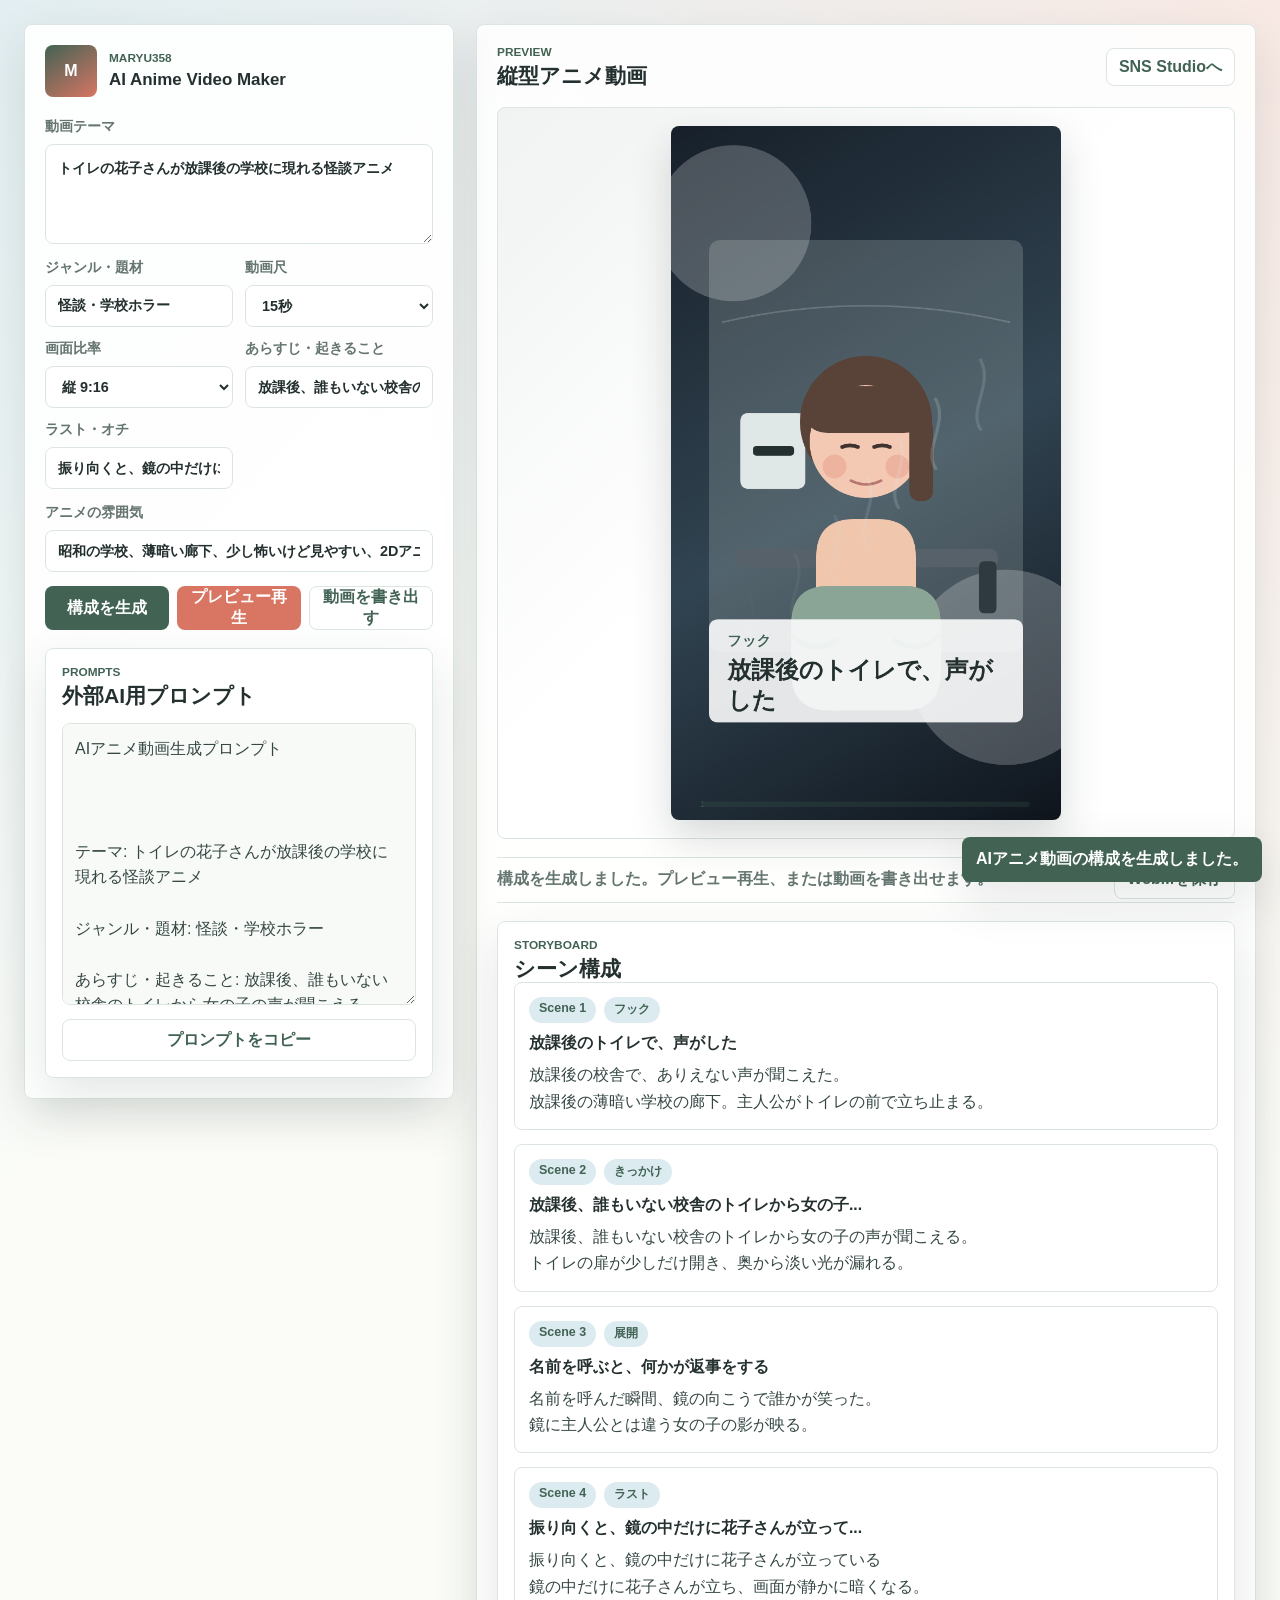
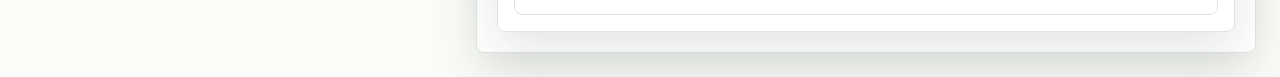
<file: ai_video_maker.html>
<!doctype html>
<html lang="ja">
  <head>
    <meta charset="utf-8">
    <meta name="viewport" content="width=device-width, initial-scale=1">
    <title>maryu358 AI Anime Video Maker</title>
    <link rel="stylesheet" href="ai_video_maker.css">
  </head>
  <body>
    <main class="maker-shell">
      <section class="control-panel">
        <div class="brand-lockup">
          <div class="brand-mark" aria-hidden="true">M</div>
          <div>
            <p class="eyebrow">maryu358</p>
            <h1>AI Anime Video Maker</h1>
          </div>
        </div>

        <form id="videoForm" class="maker-form">
          <label>
            <span>動画テーマ</span>
            <textarea id="themeInput" rows="3" placeholder="例: トイレの花子さんが放課後の学校に現れる怪談アニメ">トイレの花子さんが放課後の学校に現れる怪談アニメ</textarea>
          </label>

          <div class="form-grid">
            <label>
              <span>ジャンル・題材</span>
              <input id="serviceInput" list="genreOptions" type="text" value="怪談・学校ホラー">
              <datalist id="genreOptions">
                <option value="怪談・学校ホラー"></option>
                <option value="日常系アニメ"></option>
                <option value="ファンタジー冒険"></option>
                <option value="恋愛ショート"></option>
                <option value="ミステリー"></option>
                <option value="コメディ"></option>
              </datalist>
            </label>

            <label>
              <span>動画尺</span>
              <select id="durationInput">
                <option value="15">15秒</option>
                <option value="30">30秒</option>
                <option value="60">1分</option>
                <option value="120">2分</option>
                <option value="180">3分</option>
                <option value="300">5分</option>
                <option value="600">10分</option>
                <option value="900">15分</option>
                <option value="1800">30分</option>
              </select>
            </label>

            <label>
              <span>画面比率</span>
              <select id="orientationInput">
                <option value="portrait">縦 9:16</option>
                <option value="landscape">横 16:9</option>
              </select>
            </label>

            <label>
              <span>あらすじ・起きること</span>
              <input id="painInput" type="text" value="放課後、誰もいない校舎のトイレから女の子の声が聞こえる">
            </label>

            <label>
              <span>ラスト・オチ</span>
              <input id="ctaInput" type="text" value="振り向くと、鏡の中だけに花子さんが立っている">
            </label>
          </div>

          <label>
            <span>アニメの雰囲気</span>
            <input id="styleInput" type="text" value="昭和の学校、薄暗い廊下、少し怖いけど見やすい、2Dアニメ">
          </label>

          <div class="action-row">
            <button class="primary-button" type="submit">構成を生成</button>
            <button class="secondary-button" id="previewButton" type="button">プレビュー再生</button>
            <button class="ghost-button" id="recordButton" type="button">動画を書き出す</button>
          </div>
        </form>

        <section class="prompt-box" aria-label="生成プロンプト">
          <div class="section-heading">
            <p class="eyebrow">Prompts</p>
            <h2>外部AI用プロンプト</h2>
          </div>
          <textarea id="promptOutput" rows="10" readonly></textarea>
          <button class="ghost-button" id="copyPromptButton" type="button">プロンプトをコピー</button>
        </section>
      </section>

      <section class="preview-panel">
        <div class="preview-header">
          <div>
            <p class="eyebrow">Preview</p>
            <h2>縦型アニメ動画</h2>
          </div>
          <a class="back-link" href="index.html">SNS Studioへ</a>
        </div>

        <div class="stage-wrap">
          <canvas id="videoCanvas" width="720" height="1280" aria-label="動画プレビュー"></canvas>
        </div>

        <div class="status-bar">
          <span id="statusText">構成を生成すると、ここで動画を確認できます。</span>
          <a id="downloadLink" class="download-link" hidden>WebMを保存</a>
        </div>

        <section class="storyboard-panel">
          <div class="section-heading">
            <p class="eyebrow">Storyboard</p>
            <h2>シーン構成</h2>
          </div>
          <div id="storyboardList" class="storyboard-list"></div>
        </section>
      </section>
    </main>

    <script src="ai_video_maker.js"></script>
  </body>
</html>
</file>
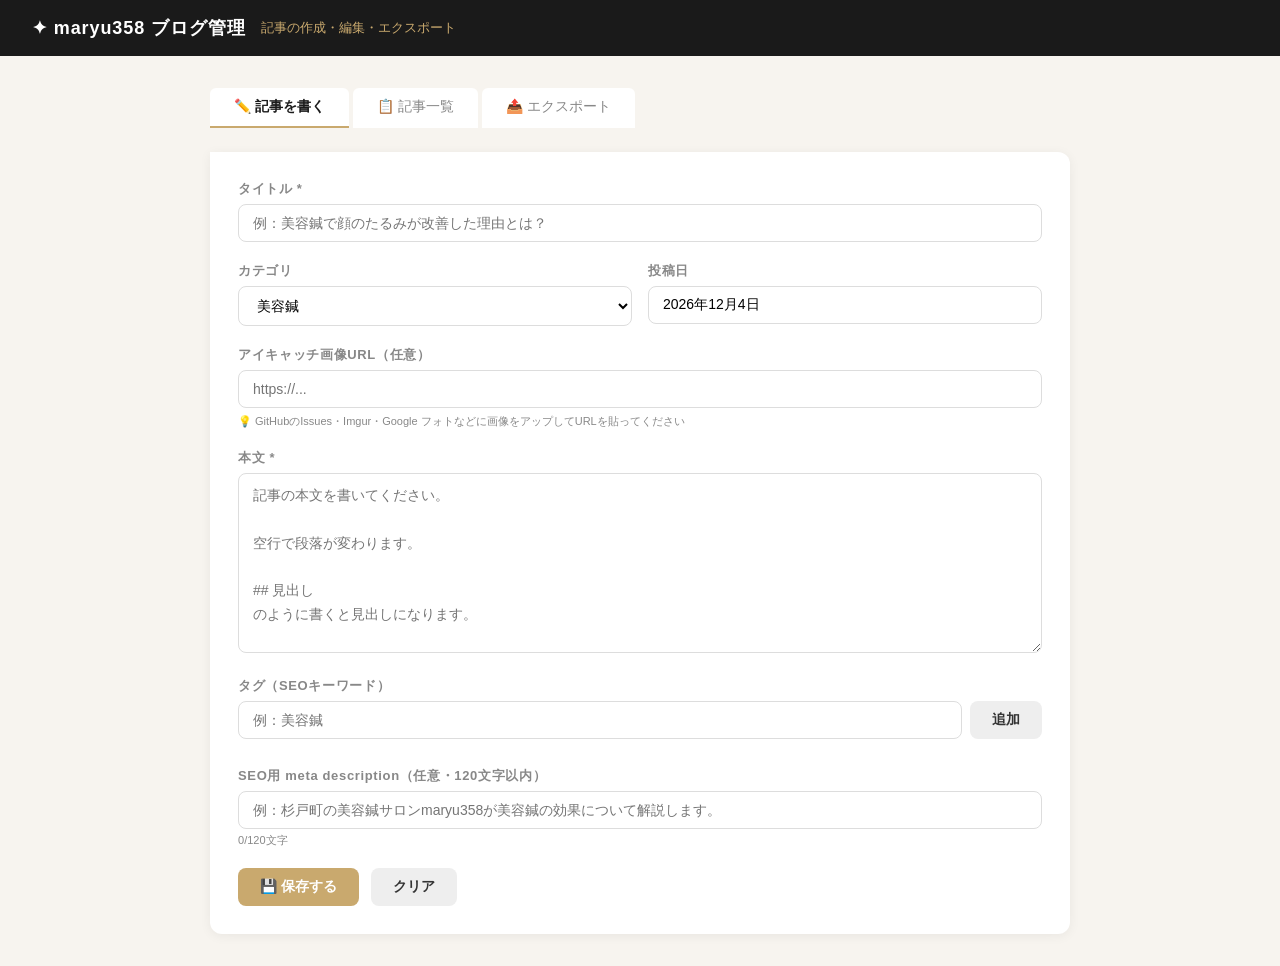
<file: blog-admin.html>
<!DOCTYPE html>
<html lang="ja">
<head>
<meta charset="UTF-8">
<meta name="viewport" content="width=device-width, initial-scale=1.0">
<title>maryu358 ブログ管理画面</title>
<style>
  :root {
    --gold: #c9a96e;
    --dark: #1a1a1a;
    --mid: #2d2d2d;
    --light: #f5f0e8;
    --accent: #e8c87a;
    --text: #333;
    --muted: #888;
    --border: #ddd;
    --danger: #c0392b;
    --success: #27ae60;
  }
  * { box-sizing: border-box; margin: 0; padding: 0; }
  body {
    font-family: 'Hiragino Kaku Gothic ProN', 'Hiragino Sans', Meiryo, sans-serif;
    background: #f7f4ef;
    color: var(--text);
    min-height: 100vh;
  }
  header {
    background: var(--dark);
    color: white;
    padding: 16px 32px;
    display: flex;
    align-items: center;
    gap: 16px;
  }
  header h1 { font-size: 18px; font-weight: 600; letter-spacing: 0.05em; }
  header span { color: var(--gold); font-size: 13px; }
  .container { max-width: 900px; margin: 0 auto; padding: 32px 20px; }

  /* タブ */
  .tabs { display: flex; gap: 4px; margin-bottom: 24px; }
  .tab-btn {
    padding: 10px 24px;
    border: none;
    background: white;
    border-radius: 6px 6px 0 0;
    cursor: pointer;
    font-size: 14px;
    color: var(--muted);
    border-bottom: 2px solid transparent;
    transition: all 0.2s;
  }
  .tab-btn.active { color: var(--dark); border-bottom: 2px solid var(--gold); font-weight: 600; }
  .tab-content { display: none; }
  .tab-content.active { display: block; }

  /* フォーム */
  .card {
    background: white;
    border-radius: 0 12px 12px 12px;
    padding: 28px;
    box-shadow: 0 2px 12px rgba(0,0,0,0.06);
  }
  .form-group { margin-bottom: 20px; }
  label { display: block; font-size: 13px; font-weight: 600; color: var(--muted); margin-bottom: 6px; letter-spacing: 0.05em; }
  input[type="text"], input[type="url"], textarea, select {
    width: 100%;
    padding: 10px 14px;
    border: 1px solid var(--border);
    border-radius: 8px;
    font-size: 14px;
    font-family: inherit;
    transition: border-color 0.2s;
    background: white;
  }
  input:focus, textarea:focus, select:focus { outline: none; border-color: var(--gold); }
  textarea { resize: vertical; min-height: 180px; line-height: 1.7; }
  .form-row { display: grid; grid-template-columns: 1fr 1fr; gap: 16px; }

  /* ボタン */
  .btn {
    display: inline-flex; align-items: center; gap: 8px;
    padding: 10px 22px; border: none; border-radius: 8px;
    font-size: 14px; font-weight: 600; cursor: pointer;
    transition: all 0.2s;
  }
  .btn-primary { background: var(--gold); color: white; }
  .btn-primary:hover { background: #b8954f; }
  .btn-danger { background: var(--danger); color: white; }
  .btn-danger:hover { background: #a93226; }
  .btn-secondary { background: #eee; color: var(--text); }
  .btn-secondary:hover { background: #ddd; }
  .btn-export { background: var(--dark); color: white; font-size: 15px; padding: 14px 32px; }
  .btn-export:hover { background: #333; }

  /* 記事一覧 */
  .article-list { display: flex; flex-direction: column; gap: 12px; }
  .article-item {
    background: white;
    border-radius: 10px;
    padding: 18px 20px;
    display: flex;
    align-items: center;
    gap: 16px;
    box-shadow: 0 1px 4px rgba(0,0,0,0.05);
    border: 1px solid var(--border);
  }
  .article-item .thumb {
    width: 64px; height: 64px;
    border-radius: 8px;
    object-fit: cover;
    background: #eee;
    flex-shrink: 0;
    display: flex; align-items: center; justify-content: center;
    font-size: 24px; color: #ccc;
    overflow: hidden;
  }
  .article-item .thumb img { width: 100%; height: 100%; object-fit: cover; }
  .article-item .info { flex: 1; min-width: 0; }
  .article-item .title { font-weight: 600; font-size: 15px; white-space: nowrap; overflow: hidden; text-overflow: ellipsis; }
  .article-item .meta { font-size: 12px; color: var(--muted); margin-top: 4px; }
  .article-item .category-badge {
    font-size: 11px; padding: 2px 10px; border-radius: 20px;
    background: #f0ebe0; color: var(--gold); font-weight: 600;
  }
  .article-actions { display: flex; gap: 8px; }
  .empty-state { text-align: center; padding: 60px 20px; color: var(--muted); font-size: 15px; }

  /* エクスポートセクション */
  .export-section {
    background: white;
    border-radius: 12px;
    padding: 28px;
    box-shadow: 0 2px 12px rgba(0,0,0,0.06);
    margin-top: 24px;
  }
  .export-section h2 { font-size: 16px; margin-bottom: 8px; }
  .export-section p { color: var(--muted); font-size: 13px; margin-bottom: 20px; line-height: 1.6; }

  /* 通知 */
  .toast {
    position: fixed; top: 20px; right: 20px;
    background: var(--dark); color: white;
    padding: 12px 20px; border-radius: 8px;
    font-size: 14px; opacity: 0;
    transition: opacity 0.3s;
    z-index: 9999;
    pointer-events: none;
  }
  .toast.show { opacity: 1; }

  .tag-input-wrap { display: flex; gap: 8px; }
  .tag-input-wrap input { flex: 1; }
  .tags-preview { display: flex; flex-wrap: wrap; gap: 6px; margin-top: 8px; }
  .tag { font-size: 12px; background: #f0ebe0; color: var(--gold); padding: 3px 10px; border-radius: 20px; display: flex; align-items: center; gap: 4px; }
  .tag button { background: none; border: none; cursor: pointer; color: var(--muted); font-size: 13px; line-height: 1; padding: 0; }

  .preview-btn { font-size: 12px; color: var(--gold); text-decoration: underline; cursor: pointer; background: none; border: none; margin-left: 8px; }
  .img-preview { max-width: 200px; max-height: 100px; margin-top: 8px; border-radius: 6px; display: none; }
</style>
</head>
<body>

<header>
  <h1>✦ maryu358 ブログ管理</h1>
  <span>記事の作成・編集・エクスポート</span>
</header>

<div class="container">

  <div class="tabs">
    <button class="tab-btn active" onclick="switchTab('write')">✏️ 記事を書く</button>
    <button class="tab-btn" onclick="switchTab('list')">📋 記事一覧</button>
    <button class="tab-btn" onclick="switchTab('export')">📤 エクスポート</button>
  </div>

  <!-- 記事を書く -->
  <div id="tab-write" class="tab-content active">
    <div class="card">
      <div class="form-group">
        <label>タイトル *</label>
        <input type="text" id="f-title" placeholder="例：美容鍼で顔のたるみが改善した理由とは？">
      </div>
      <div class="form-row">
        <div class="form-group">
          <label>カテゴリ</label>
          <select id="f-category">
            <option value="美容鍼">美容鍼</option>
            <option value="キャビテーション">キャビテーション</option>
            <option value="よもぎ蒸し">よもぎ蒸し</option>
            <option value="鍼治療">鍼治療</option>
            <option value="お知らせ">お知らせ</option>
            <option value="コラム">コラム</option>
          </select>
        </div>
        <div class="form-group">
          <label>投稿日</label>
          <input type="text" id="f-date" placeholder="2025年6月1日">
        </div>
      </div>
      <div class="form-group">
        <label>アイキャッチ画像URL（任意）</label>
        <div style="display:flex;gap:8px;align-items:flex-start;">
          <div style="flex:1">
            <input type="url" id="f-image" placeholder="https://..." oninput="previewImg()">
            <img id="img-preview" class="img-preview" alt="プレビュー">
          </div>
        </div>
        <div style="font-size:11px;color:var(--muted);margin-top:6px;">
          💡 GitHubのIssues・Imgur・Google フォトなどに画像をアップしてURLを貼ってください
        </div>
      </div>
      <div class="form-group">
        <label>本文 *</label>
        <textarea id="f-body" placeholder="記事の本文を書いてください。&#10;&#10;空行で段落が変わります。&#10;&#10;## 見出し&#10;のように書くと見出しになります。"></textarea>
      </div>
      <div class="form-group">
        <label>タグ（SEOキーワード）</label>
        <div class="tag-input-wrap">
          <input type="text" id="f-tag-input" placeholder="例：美容鍼" onkeydown="if(event.key==='Enter'){addTag();event.preventDefault();}">
          <button class="btn btn-secondary" onclick="addTag()">追加</button>
        </div>
        <div class="tags-preview" id="tags-preview"></div>
      </div>
      <div class="form-group">
        <label>SEO用 meta description（任意・120文字以内）</label>
        <input type="text" id="f-desc" placeholder="例：杉戸町の美容鍼サロンmaryu358が美容鍼の効果について解説します。" maxlength="120">
        <div style="font-size:11px;color:var(--muted);margin-top:4px;">
          <span id="desc-count">0</span>/120文字
        </div>
      </div>
      <div style="display:flex;gap:12px;margin-top:8px;">
        <button class="btn btn-primary" onclick="saveArticle()">💾 保存する</button>
        <button class="btn btn-secondary" onclick="clearForm()">クリア</button>
      </div>
    </div>
  </div>

  <!-- 記事一覧 -->
  <div id="tab-list" class="tab-content">
    <div class="card">
      <div id="article-list-container"></div>
    </div>
  </div>

  <!-- エクスポート -->
  <div id="tab-export" class="tab-content">
    <div class="card">
      <h2 style="margin-bottom:8px;">📤 blog.html を生成する</h2>
      <p>保存した記事からブログページ（<strong>blog.html</strong>）を生成します。<br>ダウンロードしたファイルをGitHubの <code>maryu358</code> リポジトリにアップロードしてください。</p>
      <button class="btn btn-export" onclick="exportBlog()">⬇️ blog.html をダウンロード</button>
    </div>
    <div class="card" style="margin-top:16px;">
      <h2 style="margin-bottom:8px;">💾 データのバックアップ</h2>
      <p style="margin-bottom:16px;">記事データをJSONファイルとして保存します。次回この管理画面を使うときにインポートできます。</p>
      <div style="display:flex;gap:12px;flex-wrap:wrap;">
        <button class="btn btn-secondary" onclick="exportJSON()">📥 JSONをダウンロード</button>
        <label class="btn btn-secondary" style="cursor:pointer;">
          📂 JSONを読み込む
          <input type="file" accept=".json" style="display:none" onchange="importJSON(this)">
        </label>
      </div>
    </div>
  </div>

</div>

<div class="toast" id="toast"></div>

<script>
// --- State ---
let articles = JSON.parse(localStorage.getItem('maryu358_articles') || '[]');
let tags = [];
let editingId = null;

// --- Init ---
setTodayDate();
renderList();
document.getElementById('f-desc').addEventListener('input', function() {
  document.getElementById('desc-count').textContent = this.value.length;
});

function setTodayDate() {
  const d = new Date();
  const str = `${d.getFullYear()}年${d.getMonth()+1}月${d.getDate()}日`;
  document.getElementById('f-date').value = str;
}

// --- Tab ---
function switchTab(name) {
  document.querySelectorAll('.tab-btn').forEach((b,i) => b.classList.remove('active'));
  document.querySelectorAll('.tab-content').forEach(c => c.classList.remove('active'));
  const tabs = ['write','list','export'];
  const idx = tabs.indexOf(name);
  document.querySelectorAll('.tab-btn')[idx].classList.add('active');
  document.getElementById('tab-'+name).classList.add('active');
  if(name === 'list') renderList();
}

// --- Tags ---
function addTag() {
  const input = document.getElementById('f-tag-input');
  const val = input.value.trim();
  if(val && !tags.includes(val)) {
    tags.push(val);
    renderTags();
  }
  input.value = '';
}
function removeTag(t) {
  tags = tags.filter(x => x !== t);
  renderTags();
}
function renderTags() {
  document.getElementById('tags-preview').innerHTML = tags.map(t =>
    `<span class="tag">${t}<button onclick="removeTag('${t}')">×</button></span>`
  ).join('');
}

// --- Image preview ---
function previewImg() {
  const url = document.getElementById('f-image').value;
  const img = document.getElementById('img-preview');
  if(url) { img.src = url; img.style.display = 'block'; }
  else { img.style.display = 'none'; }
}

// --- Save ---
function saveArticle() {
  const title = document.getElementById('f-title').value.trim();
  const body = document.getElementById('f-body').value.trim();
  if(!title || !body) { toast('タイトルと本文を入力してください'); return; }

  const article = {
    id: editingId || Date.now().toString(),
    title,
    category: document.getElementById('f-category').value,
    date: document.getElementById('f-date').value,
    image: document.getElementById('f-image').value.trim(),
    body,
    tags: [...tags],
    desc: document.getElementById('f-desc').value.trim(),
    createdAt: editingId ? (articles.find(a=>a.id===editingId)?.createdAt || Date.now()) : Date.now()
  };

  if(editingId) {
    articles = articles.map(a => a.id === editingId ? article : a);
    editingId = null;
  } else {
    articles.unshift(article);
  }
  localStorage.setItem('maryu358_articles', JSON.stringify(articles));
  clearForm();
  toast('✅ 記事を保存しました！');
}

function clearForm() {
  document.getElementById('f-title').value = '';
  document.getElementById('f-body').value = '';
  document.getElementById('f-image').value = '';
  document.getElementById('f-desc').value = '';
  document.getElementById('desc-count').textContent = '0';
  document.getElementById('img-preview').style.display = 'none';
  tags = [];
  renderTags();
  editingId = null;
  setTodayDate();
}

function editArticle(id) {
  const a = articles.find(x => x.id === id);
  if(!a) return;
  editingId = id;
  document.getElementById('f-title').value = a.title;
  document.getElementById('f-category').value = a.category;
  document.getElementById('f-date').value = a.date;
  document.getElementById('f-image').value = a.image || '';
  document.getElementById('f-body').value = a.body;
  document.getElementById('f-desc').value = a.desc || '';
  document.getElementById('desc-count').textContent = (a.desc||'').length;
  tags = [...(a.tags||[])];
  renderTags();
  previewImg();
  switchTab('write');
}

function deleteArticle(id) {
  if(!confirm('この記事を削除しますか？')) return;
  articles = articles.filter(a => a.id !== id);
  localStorage.setItem('maryu358_articles', JSON.stringify(articles));
  renderList();
  toast('🗑️ 削除しました');
}

// --- List ---
function renderList() {
  const el = document.getElementById('article-list-container');
  if(!articles.length) {
    el.innerHTML = '<div class="empty-state">📝 まだ記事がありません<br><br>「記事を書く」タブから作成してください</div>';
    return;
  }
  el.innerHTML = '<div class="article-list">' + articles.map(a => `
    <div class="article-item">
      <div class="thumb">
        ${a.image ? `<img src="${a.image}" onerror="this.style.display='none'">` : '📝'}
      </div>
      <div class="info">
        <div class="title">${a.title}</div>
        <div class="meta">
          <span class="category-badge">${a.category}</span>
          &nbsp;${a.date}
          ${a.tags?.length ? '&nbsp;#' + a.tags.join(' #') : ''}
        </div>
      </div>
      <div class="article-actions">
        <button class="btn btn-secondary" onclick="editArticle('${a.id}')">編集</button>
        <button class="btn btn-danger" onclick="deleteArticle('${a.id}')">削除</button>
      </div>
    </div>
  `).join('') + '</div>';
}

// --- Export blog.html ---
function exportBlog() {
  if(!articles.length) { toast('記事がまだありません'); return; }
  const html = generateBlogHTML();
  download('blog.html', html);
  toast('✅ blog.html をダウンロードしました！');
}

function generateBlogHTML() {
  const articleCards = articles.map(a => {
    const bodyPreview = a.body.replace(/##[^\n]*/g,'').replace(/\n/g,' ').trim().slice(0,100);
    return `
    <article class="card" onclick="openModal('${a.id}')">
      ${a.image ? `<div class="card-img" style="background-image:url('${a.image}')"></div>` : `<div class="card-img no-img">✦</div>`}
      <div class="card-body">
        <span class="badge">${a.category}</span>
        <h2>${a.title}</h2>
        <p class="excerpt">${bodyPreview}…</p>
        <div class="meta">${a.date}${a.tags?.length ? '　' + a.tags.map(t=>`<span class="tag">#${t}</span>`).join('') : ''}</div>
      </div>
    </article>`;
  }).join('');

  const modals = articles.map(a => {
    const bodyHTML = a.body
      .split('\n\n')
      .map(p => p.startsWith('## ') ? `<h3>${p.slice(3)}</h3>` : `<p>${p.replace(/\n/g,'<br>')}</p>`)
      .join('');
    return `<div class="modal" id="modal-${a.id}">
      <div class="modal-backdrop" onclick="closeModal()"></div>
      <div class="modal-content">
        <button class="modal-close" onclick="closeModal()">✕</button>
        ${a.image ? `<img src="${a.image}" class="modal-img" alt="${a.title}">` : ''}
        <div class="modal-body">
          <span class="badge">${a.category}</span>
          <h1>${a.title}</h1>
          <div class="meta">${a.date}${a.tags?.length ? '　' + a.tags.map(t=>`<span class="tag">#${t}</span>`).join('') : ''}</div>
          <div class="body-text">${bodyHTML}</div>
        </div>
      </div>
    </div>`;
  }).join('');

  return `<!DOCTYPE html>
<html lang="ja">
<head>
<meta charset="UTF-8">
<meta name="viewport" content="width=device-width, initial-scale=1.0">
<title>スタッフブログ | maryu358 杉戸町の美容鍼・よもぎ蒸し・キャビテーション</title>
<meta name="description" content="maryu358スタッフブログ。美容鍼・よもぎ蒸し・キャビテーションの施術情報やお知らせをお届けします。杉戸町の鍼灸サロン。">
<style>
:root {
  --gold: #c9a96e;
  --dark: #1a1a1a;
  --light: #f7f4ef;
  --text: #333;
  --muted: #888;
}
*{box-sizing:border-box;margin:0;padding:0;}
body{font-family:'Hiragino Kaku Gothic ProN','Hiragino Sans',Meiryo,sans-serif;background:var(--light);color:var(--text);}
header{background:var(--dark);color:white;text-align:center;padding:40px 20px 32px;}
header .site-name{font-size:13px;letter-spacing:0.2em;color:var(--gold);margin-bottom:8px;}
header h1{font-size:26px;font-weight:700;letter-spacing:0.05em;}
header p{font-size:13px;color:#aaa;margin-top:8px;}
nav{background:white;border-bottom:1px solid #eee;text-align:center;padding:12px;}
nav a{color:var(--dark);text-decoration:none;font-size:13px;margin:0 12px;letter-spacing:0.05em;}
nav a:hover{color:var(--gold);}
.filter-bar{display:flex;gap:8px;flex-wrap:wrap;justify-content:center;padding:24px 20px 0;}
.filter-btn{padding:6px 18px;border:1px solid #ddd;border-radius:20px;background:white;font-size:13px;cursor:pointer;transition:all 0.2s;}
.filter-btn.active,.filter-btn:hover{background:var(--gold);color:white;border-color:var(--gold);}
.grid{display:grid;grid-template-columns:repeat(auto-fill,minmax(280px,1fr));gap:20px;max-width:1000px;margin:24px auto;padding:0 20px;}
.card{background:white;border-radius:12px;overflow:hidden;cursor:pointer;transition:transform 0.2s,box-shadow 0.2s;box-shadow:0 2px 8px rgba(0,0,0,0.06);}
.card:hover{transform:translateY(-4px);box-shadow:0 8px 24px rgba(0,0,0,0.12);}
.card-img{height:180px;background-size:cover;background-position:center;background-color:#f0ebe0;}
.card-img.no-img{display:flex;align-items:center;justify-content:center;font-size:40px;color:var(--gold);}
.card-body{padding:18px;}
.badge{font-size:11px;padding:3px 12px;border-radius:20px;background:#f0ebe0;color:var(--gold);font-weight:600;}
.card-body h2{font-size:16px;font-weight:700;margin:10px 0 8px;line-height:1.5;}
.excerpt{font-size:13px;color:var(--muted);line-height:1.6;}
.meta{font-size:12px;color:var(--muted);margin-top:12px;}
.tag{display:inline-block;font-size:11px;color:var(--gold);margin-left:4px;}
/* モーダル */
.modal{display:none;position:fixed;inset:0;z-index:1000;align-items:center;justify-content:center;}
.modal.open{display:flex;}
.modal-backdrop{position:absolute;inset:0;background:rgba(0,0,0,0.6);}
.modal-content{position:relative;background:white;border-radius:16px;max-width:680px;width:90%;max-height:85vh;overflow-y:auto;z-index:1;}
.modal-close{position:sticky;top:12px;float:right;margin:12px 12px 0 0;background:rgba(0,0,0,0.1);border:none;border-radius:50%;width:32px;height:32px;cursor:pointer;font-size:16px;color:#333;}
.modal-img{width:100%;max-height:320px;object-fit:cover;border-radius:16px 16px 0 0;display:block;}
.modal-body{padding:24px 28px 32px;}
.modal-body h1{font-size:22px;font-weight:700;margin:12px 0 8px;line-height:1.5;}
.modal-body .meta{font-size:13px;color:var(--muted);margin-bottom:20px;}
.body-text h3{font-size:17px;font-weight:700;color:var(--dark);margin:24px 0 10px;border-left:3px solid var(--gold);padding-left:12px;}
.body-text p{font-size:15px;line-height:1.9;color:#444;margin-bottom:16px;}
footer{text-align:center;padding:40px 20px;background:var(--dark);color:#aaa;font-size:12px;margin-top:40px;}
footer a{color:var(--gold);text-decoration:none;}
</style>
</head>
<body>
<header>
  <div class="site-name">MARYU358</div>
  <h1>スタッフブログ</h1>
  <p>美容鍼・よもぎ蒸し・キャビテーションの情報をお届け</p>
</header>
<nav>
  <a href="index.html">← サイトトップへ</a>
  <a href="#menu">メニュー</a>
  <a href="https://lin.ee/UZk0JDN" target="_blank">ご予約</a>
</nav>
<div class="filter-bar">
  <button class="filter-btn active" onclick="filter('all',this)">すべて</button>
  <button class="filter-btn" onclick="filter('美容鍼',this)">美容鍼</button>
  <button class="filter-btn" onclick="filter('キャビテーション',this)">キャビテーション</button>
  <button class="filter-btn" onclick="filter('よもぎ蒸し',this)">よもぎ蒸し</button>
  <button class="filter-btn" onclick="filter('鍼治療',this)">鍼治療</button>
  <button class="filter-btn" onclick="filter('お知らせ',this)">お知らせ</button>
  <button class="filter-btn" onclick="filter('コラム',this)">コラム</button>
</div>
<div class="grid" id="grid">
${articleCards}
</div>
${modals}
<footer>
  <p>© 2025 maryu358 ｜ <a href="index.html">サイトトップ</a> ｜ <a href="https://lin.ee/UZk0JDN">LINE予約</a></p>
  <p style="margin-top:8px;">埼玉県北葛飾郡杉戸町　東武日光線 杉戸高野台駅 徒歩13分</p>
</footer>
<script>
const allCards = document.querySelectorAll('.card');
function filter(cat, btn) {
  document.querySelectorAll('.filter-btn').forEach(b => b.classList.remove('active'));
  btn.classList.add('active');
  allCards.forEach(c => {
    const badge = c.querySelector('.badge').textContent;
    c.style.display = (cat === 'all' || badge === cat) ? '' : 'none';
  });
}
function openModal(id) {
  document.getElementById('modal-'+id).classList.add('open');
  document.body.style.overflow = 'hidden';
}
function closeModal() {
  document.querySelectorAll('.modal').forEach(m => m.classList.remove('open'));
  document.body.style.overflow = '';
}
document.addEventListener('keydown', e => { if(e.key==='Escape') closeModal(); });
<\/script>
</body>
</html>`;
}

// --- JSON backup ---
function exportJSON() {
  if(!articles.length) { toast('記事がまだありません'); return; }
  download('maryu358-blog-backup.json', JSON.stringify(articles, null, 2));
  toast('✅ バックアップを保存しました');
}
function importJSON(input) {
  const file = input.files[0];
  if(!file) return;
  const reader = new FileReader();
  reader.onload = e => {
    try {
      const data = JSON.parse(e.target.result);
      if(!Array.isArray(data)) throw new Error();
      articles = data;
      localStorage.setItem('maryu358_articles', JSON.stringify(articles));
      renderList();
      toast(`✅ ${data.length}件の記事を読み込みました`);
    } catch { toast('❌ 読み込みに失敗しました'); }
  };
  reader.readAsText(file);
  input.value = '';
}

// --- Utils ---
function download(filename, content) {
  const a = document.createElement('a');
  a.href = 'data:text/html;charset=utf-8,' + encodeURIComponent(content);
  if(filename.endsWith('.json')) a.href = 'data:application/json;charset=utf-8,' + encodeURIComponent(content);
  a.download = filename;
  a.click();
}
function toast(msg) {
  const el = document.getElementById('toast');
  el.textContent = msg;
  el.classList.add('show');
  setTimeout(() => el.classList.remove('show'), 2500);
}
</script>
</body>
</html>
</file>
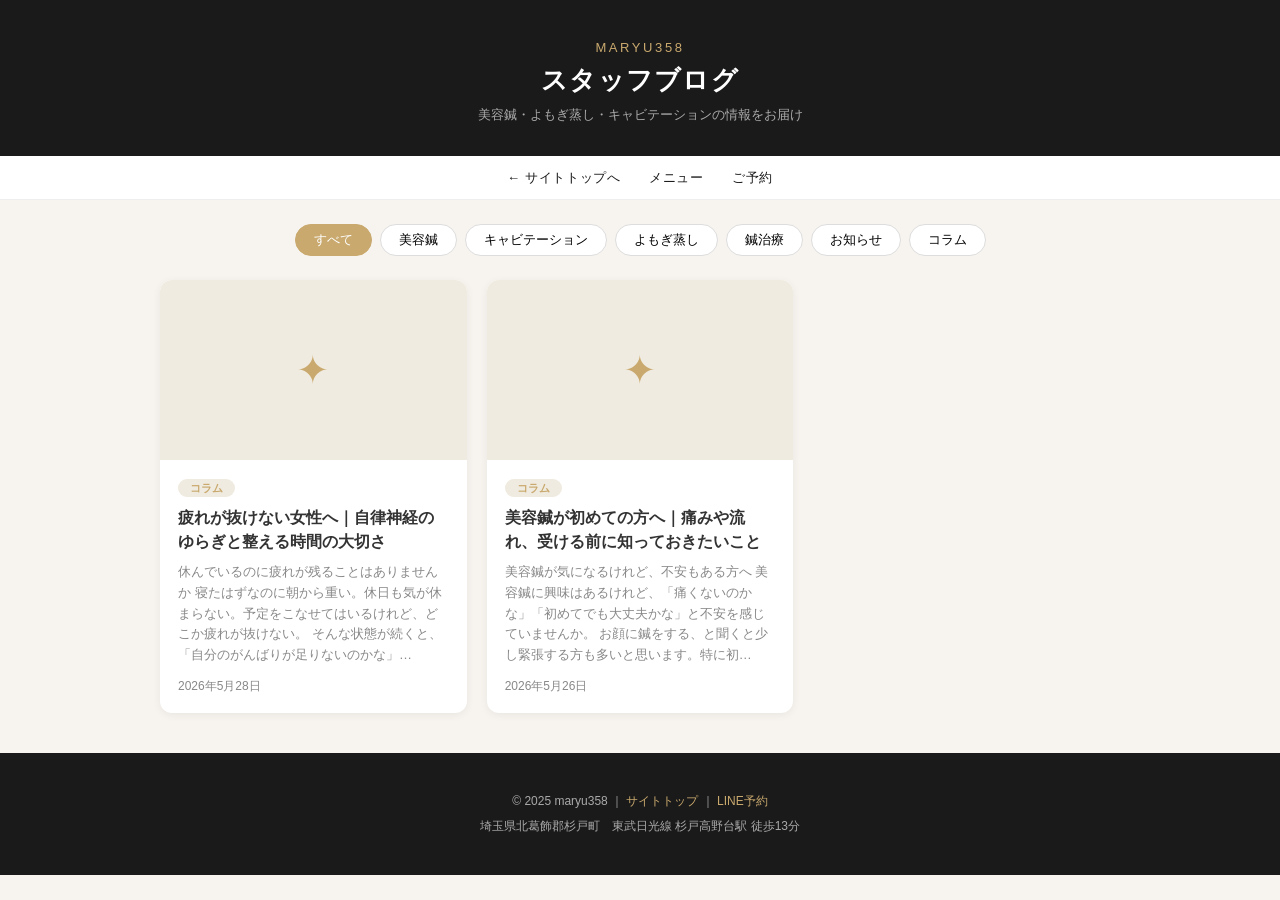
<file: blog.html>
<!DOCTYPE html>
<html lang="ja">
<head>
<meta charset="UTF-8">
<meta name="viewport" content="width=device-width, initial-scale=1.0">
<title>スタッフブログ | maryu358 杉戸町の美容鍼・よもぎ蒸し・キャビテーション</title>
<meta name="description" content="maryu358スタッフブログ。美容鍼・よもぎ蒸し・キャビテーションの施術情報やお知らせをお届けします。杉戸町の鍼灸サロン。">
<style>
:root {
  --gold: #c9a96e;
  --dark: #1a1a1a;
  --light: #f7f4ef;
  --text: #333;
  --muted: #888;
}
*{box-sizing:border-box;margin:0;padding:0;}
body{font-family:'Hiragino Kaku Gothic ProN','Hiragino Sans',Meiryo,sans-serif;background:var(--light);color:var(--text);}
header{background:var(--dark);color:white;text-align:center;padding:40px 20px 32px;}
header .site-name{font-size:13px;letter-spacing:0.2em;color:var(--gold);margin-bottom:8px;}
header h1{font-size:26px;font-weight:700;letter-spacing:0.05em;}
header p{font-size:13px;color:#aaa;margin-top:8px;}
nav{background:white;border-bottom:1px solid #eee;text-align:center;padding:12px;}
nav a{color:var(--dark);text-decoration:none;font-size:13px;margin:0 12px;letter-spacing:0.05em;}
nav a:hover{color:var(--gold);}
.filter-bar{display:flex;gap:8px;flex-wrap:wrap;justify-content:center;padding:24px 20px 0;}
.filter-btn{padding:6px 18px;border:1px solid #ddd;border-radius:20px;background:white;font-size:13px;cursor:pointer;transition:all 0.2s;}
.filter-btn.active,.filter-btn:hover{background:var(--gold);color:white;border-color:var(--gold);}
.grid{display:grid;grid-template-columns:repeat(auto-fill,minmax(280px,1fr));gap:20px;max-width:1000px;margin:24px auto;padding:0 20px;}
.card{background:white;border-radius:12px;overflow:hidden;cursor:pointer;transition:transform 0.2s,box-shadow 0.2s;box-shadow:0 2px 8px rgba(0,0,0,0.06);}
.card:hover{transform:translateY(-4px);box-shadow:0 8px 24px rgba(0,0,0,0.12);}
.card-img{height:180px;background-size:cover;background-position:center;background-color:#f0ebe0;}
.card-img.no-img{display:flex;align-items:center;justify-content:center;font-size:40px;color:var(--gold);}
.card-body{padding:18px;}
.badge{font-size:11px;padding:3px 12px;border-radius:20px;background:#f0ebe0;color:var(--gold);font-weight:600;}
.card-body h2{font-size:16px;font-weight:700;margin:10px 0 8px;line-height:1.5;}
.excerpt{font-size:13px;color:var(--muted);line-height:1.6;}
.meta{font-size:12px;color:var(--muted);margin-top:12px;}
.tag{display:inline-block;font-size:11px;color:var(--gold);margin-left:4px;}
/* モーダル */
.modal{display:none;position:fixed;inset:0;z-index:1000;align-items:center;justify-content:center;}
.modal.open{display:flex;}
.modal-backdrop{position:absolute;inset:0;background:rgba(0,0,0,0.6);}
.modal-content{position:relative;background:white;border-radius:16px;max-width:680px;width:90%;max-height:85vh;overflow-y:auto;z-index:1;}
.modal-close{position:sticky;top:12px;float:right;margin:12px 12px 0 0;background:rgba(0,0,0,0.1);border:none;border-radius:50%;width:32px;height:32px;cursor:pointer;font-size:16px;color:#333;}
.modal-img{width:100%;max-height:320px;object-fit:cover;border-radius:16px 16px 0 0;display:block;}
.modal-body{padding:24px 28px 32px;}
.modal-body h1{font-size:22px;font-weight:700;margin:12px 0 8px;line-height:1.5;}
.modal-body .meta{font-size:13px;color:var(--muted);margin-bottom:20px;}
.body-text h3{font-size:17px;font-weight:700;color:var(--dark);margin:24px 0 10px;border-left:3px solid var(--gold);padding-left:12px;}
.body-text p{font-size:15px;line-height:1.9;color:#444;margin-bottom:16px;}
footer{text-align:center;padding:40px 20px;background:var(--dark);color:#aaa;font-size:12px;margin-top:40px;}
footer a{color:var(--gold);text-decoration:none;}
</style>
</head>
<body>
<header>
  <div class="site-name">MARYU358</div>
  <h1>スタッフブログ</h1>
  <p>美容鍼・よもぎ蒸し・キャビテーションの情報をお届け</p>
</header>
<nav>
  <a href="index.html">← サイトトップへ</a>
  <a href="#menu">メニュー</a>
  <a href="https://lin.ee/UZk0JDN" target="_blank">ご予約</a>
</nav>
<div class="filter-bar">
  <button class="filter-btn active" onclick="filter('all',this)">すべて</button>
  <button class="filter-btn" onclick="filter('美容鍼',this)">美容鍼</button>
  <button class="filter-btn" onclick="filter('キャビテーション',this)">キャビテーション</button>
  <button class="filter-btn" onclick="filter('よもぎ蒸し',this)">よもぎ蒸し</button>
  <button class="filter-btn" onclick="filter('鍼治療',this)">鍼治療</button>
  <button class="filter-btn" onclick="filter('お知らせ',this)">お知らせ</button>
  <button class="filter-btn" onclick="filter('コラム',this)">コラム</button>
</div>
<div class="grid" id="grid">

    <article class="card" onclick="openModal('1779897393763')">
      <div class="card-img no-img">✦</div>
      <div class="card-body">
        <span class="badge">コラム</span>
        <h2>疲れが抜けない女性へ｜自律神経のゆらぎと整える時間の大切さ</h2>
        <p class="excerpt">休んでいるのに疲れが残ることはありませんか 寝たはずなのに朝から重い。休日も気が休まらない。予定をこなせてはいるけれど、どこか疲れが抜けない。  そんな状態が続くと、「自分のがんばりが足りないのかな」…</p>
        <div class="meta">2026年5月28日</div>
      </div>
    </article>
    <article class="card" onclick="openModal('1779773724200')">
      <div class="card-img no-img">✦</div>
      <div class="card-body">
        <span class="badge">コラム</span>
        <h2>美容鍼が初めての方へ｜痛みや流れ、受ける前に知っておきたいこと</h2>
        <p class="excerpt">美容鍼が気になるけれど、不安もある方へ 美容鍼に興味はあるけれど、「痛くないのかな」「初めてでも大丈夫かな」と不安を感じていませんか。  お顔に鍼をする、と聞くと少し緊張する方も多いと思います。特に初…</p>
        <div class="meta">2026年5月26日</div>
      </div>
    </article>
</div>
<div class="modal" id="modal-1779897393763">
      <div class="modal-backdrop" onclick="closeModal()"></div>
      <div class="modal-content">
        <button class="modal-close" onclick="closeModal()">✕</button>
        
        <div class="modal-body">
          <span class="badge">コラム</span>
          <h1>疲れが抜けない女性へ｜自律神経のゆらぎと整える時間の大切さ</h1>
          <div class="meta">2026年5月28日</div>
          <div class="body-text"><p>休んでいるのに疲れが残ることはありませんか<br>寝たはずなのに朝から重い。休日も気が休まらない。予定をこなせてはいるけれど、どこか疲れが抜けない。</p><p>そんな状態が続くと、「自分のがんばりが足りないのかな」と思ってしまう方もいます。でも、疲れが抜けにくいときは、体がずっと緊張し続けているのかもしれません。</p><p>自律神経は体のリズムに関わっています<br>自律神経は、呼吸、めぐり、体温、眠りなど、私たちが意識しなくても働いている体のリズムに関わっています。</p><p>忙しさ、気温差、ストレス、睡眠不足などが続くと、体が休むモードに入りにくくなることがあります。その結果、疲れやすさ、眠りの浅さ、首肩のこわばりなどを感じる方もいます。</p><p>がんばる女性ほど、休む時間が後回しになりやすい<br>仕事、家事、育児、介護、人間関係。女性の毎日は、目に見えない負担が積み重なりやすいものです。</p><p>「まだ大丈夫」と思っているうちに、呼吸が浅くなったり、肩に力が入ったまま過ごしていたりすることもあります。だからこそ、疲れを感じたときは、体を責めるのではなく、ゆるめる時間を持つことが大切です。</p><p>自律神経ケアで大切にしていること<br>maryu358の自律神経ケアでは、強い刺激で無理に変えようとするのではなく、緊張し続けた体を静かに整えることを大切にしています。</p><p>呼吸や首肩まわりのこわばり、体調に合わせながら、安心して休める時間をつくります。</p><p>こんな方におすすめです<br>疲れが抜けにくい<br>眠りが浅い<br>呼吸が浅いと感じる<br>首肩がこわばりやすい<br>気分や体調が季節でゆらぎやすい<br>まとめ<br>疲れが抜けないときは、もっとがんばるより、体を休ませる時間が必要なこともあります。</p><p>自律神経ケアは、忙しい毎日の中で緊張し続けた体を、静かに整えるためのケアです。気になる方は、LINEまたは予約ページからお気軽にご相談ください。</p><p>https://lin.ee/o91AlPL</p></div>
        </div>
      </div>
    </div><div class="modal" id="modal-1779773724200">
      <div class="modal-backdrop" onclick="closeModal()"></div>
      <div class="modal-content">
        <button class="modal-close" onclick="closeModal()">✕</button>
        
        <div class="modal-body">
          <span class="badge">コラム</span>
          <h1>美容鍼が初めての方へ｜痛みや流れ、受ける前に知っておきたいこと</h1>
          <div class="meta">2026年5月26日</div>
          <div class="body-text"><p>美容鍼が気になるけれど、不安もある方へ<br>美容鍼に興味はあるけれど、「痛くないのかな」「初めてでも大丈夫かな」と不安を感じていませんか。</p><p>お顔に鍼をする、と聞くと少し緊張する方も多いと思います。特に初めての方は、施術の流れや刺激の強さがわからないだけでも、予約まで一歩踏み出しにくいものです。</p><p>maryu358では、初めての方にも安心して受けていただけるよう、お悩みや体調を伺いながら無理のないペースで進めています。</p><p>美容鍼はどんな方に選ばれている？<br>美容鍼は、お顔の印象やめぐり、表情のこわばりが気になる方に選ばれています。</p><p>たとえば、朝のむくみ、肌のくすみ感、フェイスラインのもたつき、表情の疲れなどが気になる方です。お顔だけを見るのではなく、首肩の緊張や日々の疲れにも目を向けながら、自然な美しさを大切に整えていきます。</p><p>痛みが心配な方へ<br>鍼の感じ方には個人差がありますが、初めての方には刺激が強くなりすぎないよう丁寧に確認しながら進めます。</p><p>不安なことがあれば、施術前でも途中でも遠慮なくお伝えください。「痛みを我慢する」ための時間ではなく、安心して体を預けられる時間であることを大切にしています。</p><p>初回の流れ<br>初回は、まずお悩みや体調、生活リズムについて伺います。</p><p>その後、お顔や首肩まわりの状態を確認し、無理のない内容で施術を行います。施術後は、日常で気をつけたいことや、次回の目安についても必要に応じてお伝えします。</p><p>初めての方に大切にしてほしいこと<br>美容鍼は、強い変化を求めて無理をするものではありません。</p><p>忙しい毎日の中でこわばりやすい表情や体を、少しずつゆるめていくようなケアです。初めての方ほど、緊張しすぎず、今の状態をそのまま相談していただければ大丈夫です。</p><p>まとめ<br>美容鍼が初めての方は、不安があって自然です。</p><p>maryu358では、痛みや刺激に配慮しながら、お顔の印象だけでなく、めぐりや緊張にもやさしく向き合います。気になる方は、LINEまたは予約ページからお気軽にご相談ください。</p><p></p><p>https://lin.ee/o91AlPL</p></div>
        </div>
      </div>
    </div>
<footer>
  <p>© 2025 maryu358 ｜ <a href="index.html">サイトトップ</a> ｜ <a href="https://lin.ee/UZk0JDN">LINE予約</a></p>
  <p style="margin-top:8px;">埼玉県北葛飾郡杉戸町　東武日光線 杉戸高野台駅 徒歩13分</p>
</footer>
<script>
const allCards = document.querySelectorAll('.card');
function filter(cat, btn) {
  document.querySelectorAll('.filter-btn').forEach(b => b.classList.remove('active'));
  btn.classList.add('active');
  allCards.forEach(c => {
    const badge = c.querySelector('.badge').textContent;
    c.style.display = (cat === 'all' || badge === cat) ? '' : 'none';
  });
}
function openModal(id) {
  document.getElementById('modal-'+id).classList.add('open');
  document.body.style.overflow = 'hidden';
}
function closeModal() {
  document.querySelectorAll('.modal').forEach(m => m.classList.remove('open'));
  document.body.style.overflow = '';
}
document.addEventListener('keydown', e => { if(e.key==='Escape') closeModal(); });
</script>
</body>
</html>
</file>
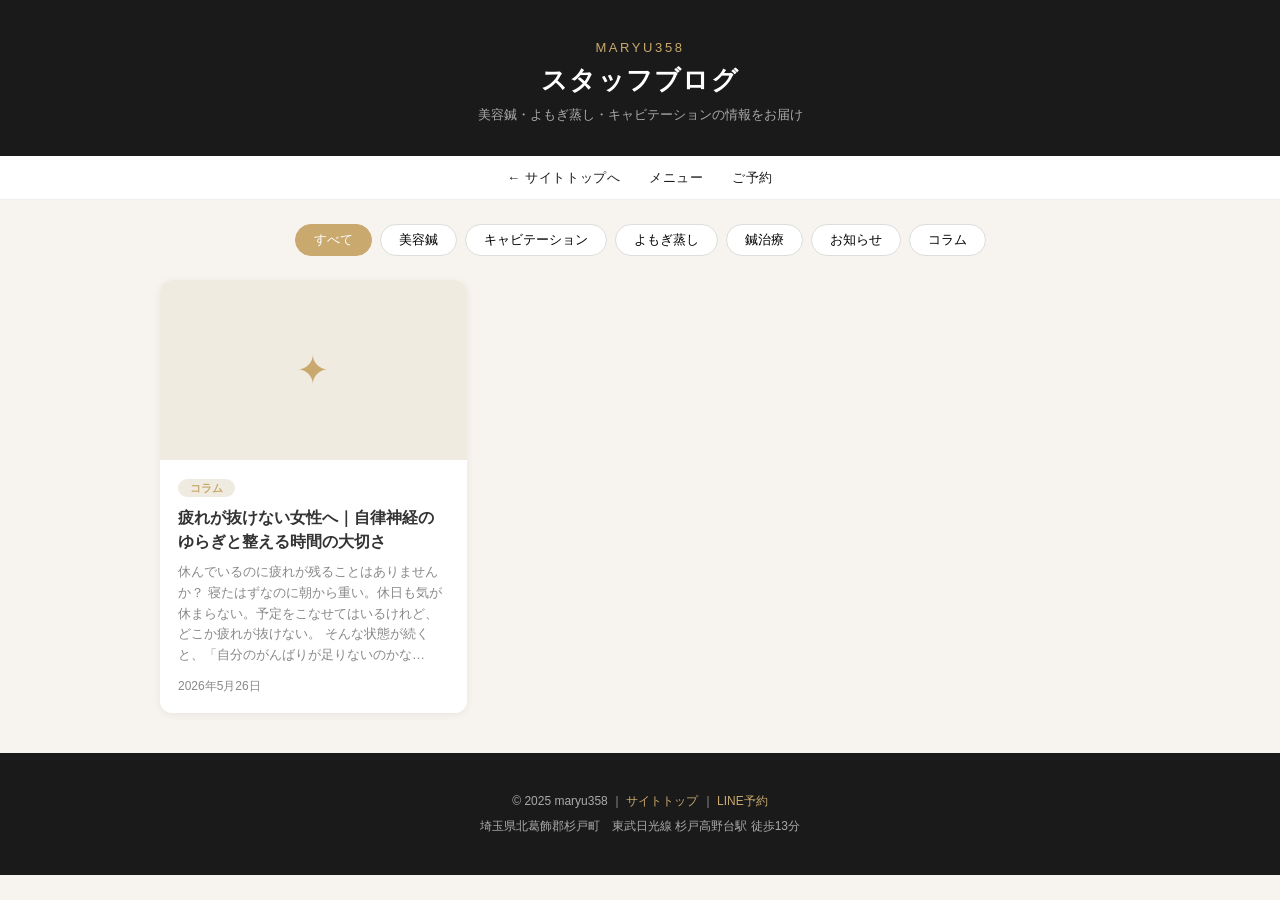
<file: 自律神経blog.html>
<!DOCTYPE html>
<html lang="ja">
<head>
<meta charset="UTF-8">
<meta name="viewport" content="width=device-width, initial-scale=1.0">
<title>スタッフブログ | maryu358 杉戸町の美容鍼・よもぎ蒸し・キャビテーション</title>
<meta name="description" content="maryu358スタッフブログ。美容鍼・よもぎ蒸し・キャビテーションの施術情報やお知らせをお届けします。杉戸町の鍼灸サロン。">
<style>
:root {
  --gold: #c9a96e;
  --dark: #1a1a1a;
  --light: #f7f4ef;
  --text: #333;
  --muted: #888;
}
*{box-sizing:border-box;margin:0;padding:0;}
body{font-family:'Hiragino Kaku Gothic ProN','Hiragino Sans',Meiryo,sans-serif;background:var(--light);color:var(--text);}
header{background:var(--dark);color:white;text-align:center;padding:40px 20px 32px;}
header .site-name{font-size:13px;letter-spacing:0.2em;color:var(--gold);margin-bottom:8px;}
header h1{font-size:26px;font-weight:700;letter-spacing:0.05em;}
header p{font-size:13px;color:#aaa;margin-top:8px;}
nav{background:white;border-bottom:1px solid #eee;text-align:center;padding:12px;}
nav a{color:var(--dark);text-decoration:none;font-size:13px;margin:0 12px;letter-spacing:0.05em;}
nav a:hover{color:var(--gold);}
.filter-bar{display:flex;gap:8px;flex-wrap:wrap;justify-content:center;padding:24px 20px 0;}
.filter-btn{padding:6px 18px;border:1px solid #ddd;border-radius:20px;background:white;font-size:13px;cursor:pointer;transition:all 0.2s;}
.filter-btn.active,.filter-btn:hover{background:var(--gold);color:white;border-color:var(--gold);}
.grid{display:grid;grid-template-columns:repeat(auto-fill,minmax(280px,1fr));gap:20px;max-width:1000px;margin:24px auto;padding:0 20px;}
.card{background:white;border-radius:12px;overflow:hidden;cursor:pointer;transition:transform 0.2s,box-shadow 0.2s;box-shadow:0 2px 8px rgba(0,0,0,0.06);}
.card:hover{transform:translateY(-4px);box-shadow:0 8px 24px rgba(0,0,0,0.12);}
.card-img{height:180px;background-size:cover;background-position:center;background-color:#f0ebe0;}
.card-img.no-img{display:flex;align-items:center;justify-content:center;font-size:40px;color:var(--gold);}
.card-body{padding:18px;}
.badge{font-size:11px;padding:3px 12px;border-radius:20px;background:#f0ebe0;color:var(--gold);font-weight:600;}
.card-body h2{font-size:16px;font-weight:700;margin:10px 0 8px;line-height:1.5;}
.excerpt{font-size:13px;color:var(--muted);line-height:1.6;}
.meta{font-size:12px;color:var(--muted);margin-top:12px;}
.tag{display:inline-block;font-size:11px;color:var(--gold);margin-left:4px;}
/* モーダル */
.modal{display:none;position:fixed;inset:0;z-index:1000;align-items:center;justify-content:center;}
.modal.open{display:flex;}
.modal-backdrop{position:absolute;inset:0;background:rgba(0,0,0,0.6);}
.modal-content{position:relative;background:white;border-radius:16px;max-width:680px;width:90%;max-height:85vh;overflow-y:auto;z-index:1;}
.modal-close{position:sticky;top:12px;float:right;margin:12px 12px 0 0;background:rgba(0,0,0,0.1);border:none;border-radius:50%;width:32px;height:32px;cursor:pointer;font-size:16px;color:#333;}
.modal-img{width:100%;max-height:320px;object-fit:cover;border-radius:16px 16px 0 0;display:block;}
.modal-body{padding:24px 28px 32px;}
.modal-body h1{font-size:22px;font-weight:700;margin:12px 0 8px;line-height:1.5;}
.modal-body .meta{font-size:13px;color:var(--muted);margin-bottom:20px;}
.body-text h3{font-size:17px;font-weight:700;color:var(--dark);margin:24px 0 10px;border-left:3px solid var(--gold);padding-left:12px;}
.body-text p{font-size:15px;line-height:1.9;color:#444;margin-bottom:16px;}
footer{text-align:center;padding:40px 20px;background:var(--dark);color:#aaa;font-size:12px;margin-top:40px;}
footer a{color:var(--gold);text-decoration:none;}
</style>
</head>
<body>
<header>
  <div class="site-name">MARYU358</div>
  <h1>スタッフブログ</h1>
  <p>美容鍼・よもぎ蒸し・キャビテーションの情報をお届け</p>
</header>
<nav>
  <a href="index.html">← サイトトップへ</a>
  <a href="#menu">メニュー</a>
  <a href="https://lin.ee/UZk0JDN" target="_blank">ご予約</a>
</nav>
<div class="filter-bar">
  <button class="filter-btn active" onclick="filter('all',this)">すべて</button>
  <button class="filter-btn" onclick="filter('美容鍼',this)">美容鍼</button>
  <button class="filter-btn" onclick="filter('キャビテーション',this)">キャビテーション</button>
  <button class="filter-btn" onclick="filter('よもぎ蒸し',this)">よもぎ蒸し</button>
  <button class="filter-btn" onclick="filter('鍼治療',this)">鍼治療</button>
  <button class="filter-btn" onclick="filter('お知らせ',this)">お知らせ</button>
  <button class="filter-btn" onclick="filter('コラム',this)">コラム</button>
</div>
<div class="grid" id="grid">

    <article class="card" onclick="openModal('1779773724200')">
      <div class="card-img no-img">✦</div>
      <div class="card-body">
        <span class="badge">コラム</span>
        <h2>疲れが抜けない女性へ｜自律神経のゆらぎと整える時間の大切さ</h2>
        <p class="excerpt">休んでいるのに疲れが残ることはありませんか？ 寝たはずなのに朝から重い。休日も気が休まらない。予定をこなせてはいるけれど、どこか疲れが抜けない。  そんな状態が続くと、「自分のがんばりが足りないのかな…</p>
        <div class="meta">2026年5月26日</div>
      </div>
    </article>
</div>
<div class="modal" id="modal-1779773724200">
      <div class="modal-backdrop" onclick="closeModal()"></div>
      <div class="modal-content">
        <button class="modal-close" onclick="closeModal()">✕</button>
        
        <div class="modal-body">
          <span class="badge">コラム</span>
          <h1>疲れが抜けない女性へ｜自律神経のゆらぎと整える時間の大切さ</h1>
          <div class="meta">2026年5月26日</div>
          <div class="body-text"><p>休んでいるのに疲れが残ることはありませんか？<br>寝たはずなのに朝から重い。休日も気が休まらない。予定をこなせてはいるけれど、どこか疲れが抜けない。</p><p>そんな状態が続くと、「自分のがんばりが足りないのかな」と思ってしまう方もいます。でも、疲れが抜けにくいときは、体がずっと緊張し続けているのかもしれません。</p><p>自律神経は体のリズムに関わっています<br>自律神経は、呼吸、めぐり、体温、眠りなど、私たちが意識しなくても働いている体のリズムに関わっています。</p><p>忙しさ、気温差、ストレス、睡眠不足などが続くと、体が休むモードに入りにくくなることがあります。その結果、疲れやすさ、眠りの浅さ、首肩のこわばりなどを感じる方もいます。</p><p>がんばる女性ほど、休む時間が後回しになりやすい<br>仕事、家事、育児、介護、人間関係。女性の毎日は、目に見えない負担が積み重なりやすいものです。</p><p>「まだ大丈夫」と思っているうちに、呼吸が浅くなったり、肩に力が入ったまま過ごしていたりすることもあります。だからこそ、疲れを感じたときは、体を責めるのではなく、ゆるめる時間を持つことが大切です。</p><p>自律神経ケアで大切にしていること<br>maryu358の自律神経ケアでは、強い刺激で無理に変えようとするのではなく、緊張し続けた体を静かに整えることを大切にしています。</p><p>呼吸や首肩まわりのこわばり、体調に合わせながら、安心して休める時間をつくります。</p><p>こんな方におすすめです<br>疲れが抜けにくい<br>眠りが浅い<br>呼吸が浅いと感じる<br>首肩がこわばりやすい<br>気分や体調が季節でゆらぎやすい<br>まとめ<br>疲れが抜けないときは、もっとがんばるより、体を休ませる時間が必要なこともあります。</p><p>自律神経ケアは、忙しい毎日の中で緊張し続けた体を、静かに整えるためのケアです。気になる方は、LINEまたは予約ページからお気軽にご相談ください。</p><p>https://lin.ee/o91AlPL</p></div>
        </div>
      </div>
    </div>
<footer>
  <p>© 2025 maryu358 ｜ <a href="index.html">サイトトップ</a> ｜ <a href="https://lin.ee/UZk0JDN">LINE予約</a></p>
  <p style="margin-top:8px;">埼玉県北葛飾郡杉戸町　東武日光線 杉戸高野台駅 徒歩13分</p>
</footer>
<script>
const allCards = document.querySelectorAll('.card');
function filter(cat, btn) {
  document.querySelectorAll('.filter-btn').forEach(b => b.classList.remove('active'));
  btn.classList.add('active');
  allCards.forEach(c => {
    const badge = c.querySelector('.badge').textContent;
    c.style.display = (cat === 'all' || badge === cat) ? '' : 'none';
  });
}
function openModal(id) {
  document.getElementById('modal-'+id).classList.add('open');
  document.body.style.overflow = 'hidden';
}
function closeModal() {
  document.querySelectorAll('.modal').forEach(m => m.classList.remove('open'));
  document.body.style.overflow = '';
}
document.addEventListener('keydown', e => { if(e.key==='Escape') closeModal(); });
</script>
</body>
</html>
</file>
<file: ai_video_maker.css>
:root {
  color-scheme: light;
  --ink: #24302f;
  --muted: #657570;
  --line: #dce5df;
  --paper: #fbfcf8;
  --panel: #ffffff;
  --sage: #8aa596;
  --sage-dark: #426354;
  --coral: #d87563;
  --rose: #f6e1dc;
  --sky: #dcebf0;
  --cream: #fff7e8;
  --shadow: 0 18px 48px rgba(36, 48, 47, 0.12);
  font-family: "Segoe UI", "Yu Gothic UI", "Hiragino Sans", Meiryo, sans-serif;
}

* {
  box-sizing: border-box;
}

body {
  margin: 0;
  color: var(--ink);
  background:
    linear-gradient(135deg, rgba(220, 235, 240, 0.8), transparent 42%),
    linear-gradient(220deg, rgba(246, 225, 220, 0.72), transparent 44%),
    var(--paper);
}

button,
input,
select,
textarea {
  font: inherit;
}

button {
  cursor: pointer;
}

h1,
h2,
h3,
p {
  overflow-wrap: anywhere;
}

h1 {
  margin: 0;
  font-size: 1.06rem;
  line-height: 1.25;
}

h2 {
  margin: 0;
  font-size: 1.32rem;
  line-height: 1.25;
}

h3 {
  margin: 0 0 8px;
  font-size: 0.98rem;
}

.maker-shell {
  display: grid;
  grid-template-columns: minmax(320px, 430px) minmax(0, 1fr);
  gap: 22px;
  width: min(1440px, 100%);
  min-height: 100vh;
  margin: 0 auto;
  padding: 24px;
}

.control-panel,
.preview-panel,
.prompt-box,
.storyboard-panel {
  border: 1px solid var(--line);
  border-radius: 8px;
  background: rgba(255, 255, 255, 0.9);
  box-shadow: var(--shadow);
}

.control-panel {
  position: sticky;
  top: 24px;
  align-self: start;
  padding: 20px;
}

.preview-panel {
  padding: 20px;
}

.brand-lockup {
  display: grid;
  grid-template-columns: 52px 1fr;
  gap: 12px;
  align-items: center;
  margin-bottom: 20px;
}

.brand-mark {
  display: grid;
  width: 52px;
  height: 52px;
  place-items: center;
  border-radius: 8px;
  color: #ffffff;
  background: linear-gradient(145deg, var(--sage-dark), var(--coral));
  font-weight: 900;
}

.eyebrow {
  margin: 0 0 4px;
  color: var(--sage-dark);
  font-size: 0.74rem;
  font-weight: 850;
  letter-spacing: 0;
  text-transform: uppercase;
}

.maker-form,
.prompt-box,
.storyboard-list {
  display: grid;
  gap: 14px;
}

label {
  display: grid;
  gap: 8px;
  color: var(--muted);
  font-size: 0.9rem;
  font-weight: 750;
}

input,
select,
textarea {
  width: 100%;
  border: 1px solid var(--line);
  border-radius: 8px;
  color: var(--ink);
  background: #ffffff;
  outline: none;
}

input,
select {
  min-height: 42px;
  padding: 0 12px;
}

textarea {
  min-height: 100px;
  padding: 12px;
  resize: vertical;
  line-height: 1.6;
}

input:focus,
select:focus,
textarea:focus {
  border-color: var(--sage);
  box-shadow: 0 0 0 3px rgba(138, 165, 150, 0.22);
}

.form-grid {
  display: grid;
  grid-template-columns: repeat(2, minmax(0, 1fr));
  gap: 12px;
}

.action-row {
  display: grid;
  grid-template-columns: 1fr 1fr 1fr;
  gap: 8px;
}

.primary-button,
.secondary-button,
.ghost-button {
  min-height: 42px;
  border: 1px solid transparent;
  border-radius: 8px;
  padding: 0 12px;
  font-weight: 850;
}

.primary-button {
  color: #ffffff;
  background: var(--sage-dark);
}

.secondary-button {
  color: #ffffff;
  background: var(--coral);
}

.ghost-button {
  color: var(--sage-dark);
  background: #ffffff;
  border-color: var(--line);
}

.prompt-box {
  margin-top: 18px;
  padding: 16px;
}

.prompt-box textarea {
  min-height: 220px;
  color: #354744;
  background: #f7faf6;
}

.preview-header,
.status-bar {
  display: flex;
  align-items: center;
  justify-content: space-between;
  gap: 12px;
}

.back-link,
.download-link {
  display: inline-flex;
  align-items: center;
  min-height: 38px;
  border: 1px solid var(--line);
  border-radius: 8px;
  padding: 0 12px;
  color: var(--sage-dark);
  background: #ffffff;
  font-weight: 850;
  text-decoration: none;
}

.stage-wrap {
  display: grid;
  place-items: center;
  margin: 18px 0;
  padding: 18px;
  border: 1px solid var(--line);
  border-radius: 8px;
  background:
    linear-gradient(135deg, rgba(66, 99, 84, 0.08), transparent 45%),
    #ffffff;
}

canvas {
  display: block;
  width: min(100%, 390px);
  aspect-ratio: 9 / 16;
  border-radius: 8px;
  background: var(--cream);
  box-shadow: 0 18px 42px rgba(36, 48, 47, 0.18);
}

canvas[data-orientation="landscape"] {
  width: min(100%, 760px);
  aspect-ratio: 16 / 9;
}

.status-bar {
  min-height: 46px;
  border-top: 1px solid var(--line);
  border-bottom: 1px solid var(--line);
  color: var(--muted);
  font-weight: 750;
}

.storyboard-panel {
  margin-top: 18px;
  padding: 16px;
}

.story-card {
  border: 1px solid var(--line);
  border-radius: 8px;
  padding: 14px;
  background: #ffffff;
}

.story-card p {
  margin: 0;
  color: #354744;
  line-height: 1.65;
}

.story-meta {
  display: flex;
  flex-wrap: wrap;
  gap: 8px;
  margin-bottom: 10px;
}

.story-meta span {
  min-height: 26px;
  border-radius: 999px;
  padding: 4px 10px;
  color: var(--sage-dark);
  background: var(--sky);
  font-size: 0.78rem;
  font-weight: 850;
}

.toast {
  position: fixed;
  right: 18px;
  bottom: 18px;
  z-index: 5;
  max-width: min(360px, calc(100vw - 36px));
  padding: 12px 14px;
  border-radius: 8px;
  color: #ffffff;
  background: var(--sage-dark);
  box-shadow: var(--shadow);
  font-weight: 850;
}

@media (max-width: 1060px) {
  .maker-shell {
    grid-template-columns: 1fr;
  }

  .control-panel {
    position: static;
  }
}

@media (max-width: 620px) {
  .maker-shell {
    padding: 16px;
  }

  .form-grid,
  .action-row {
    grid-template-columns: 1fr;
  }

  .preview-header,
  .status-bar {
    align-items: stretch;
    flex-direction: column;
  }
}
</file>
